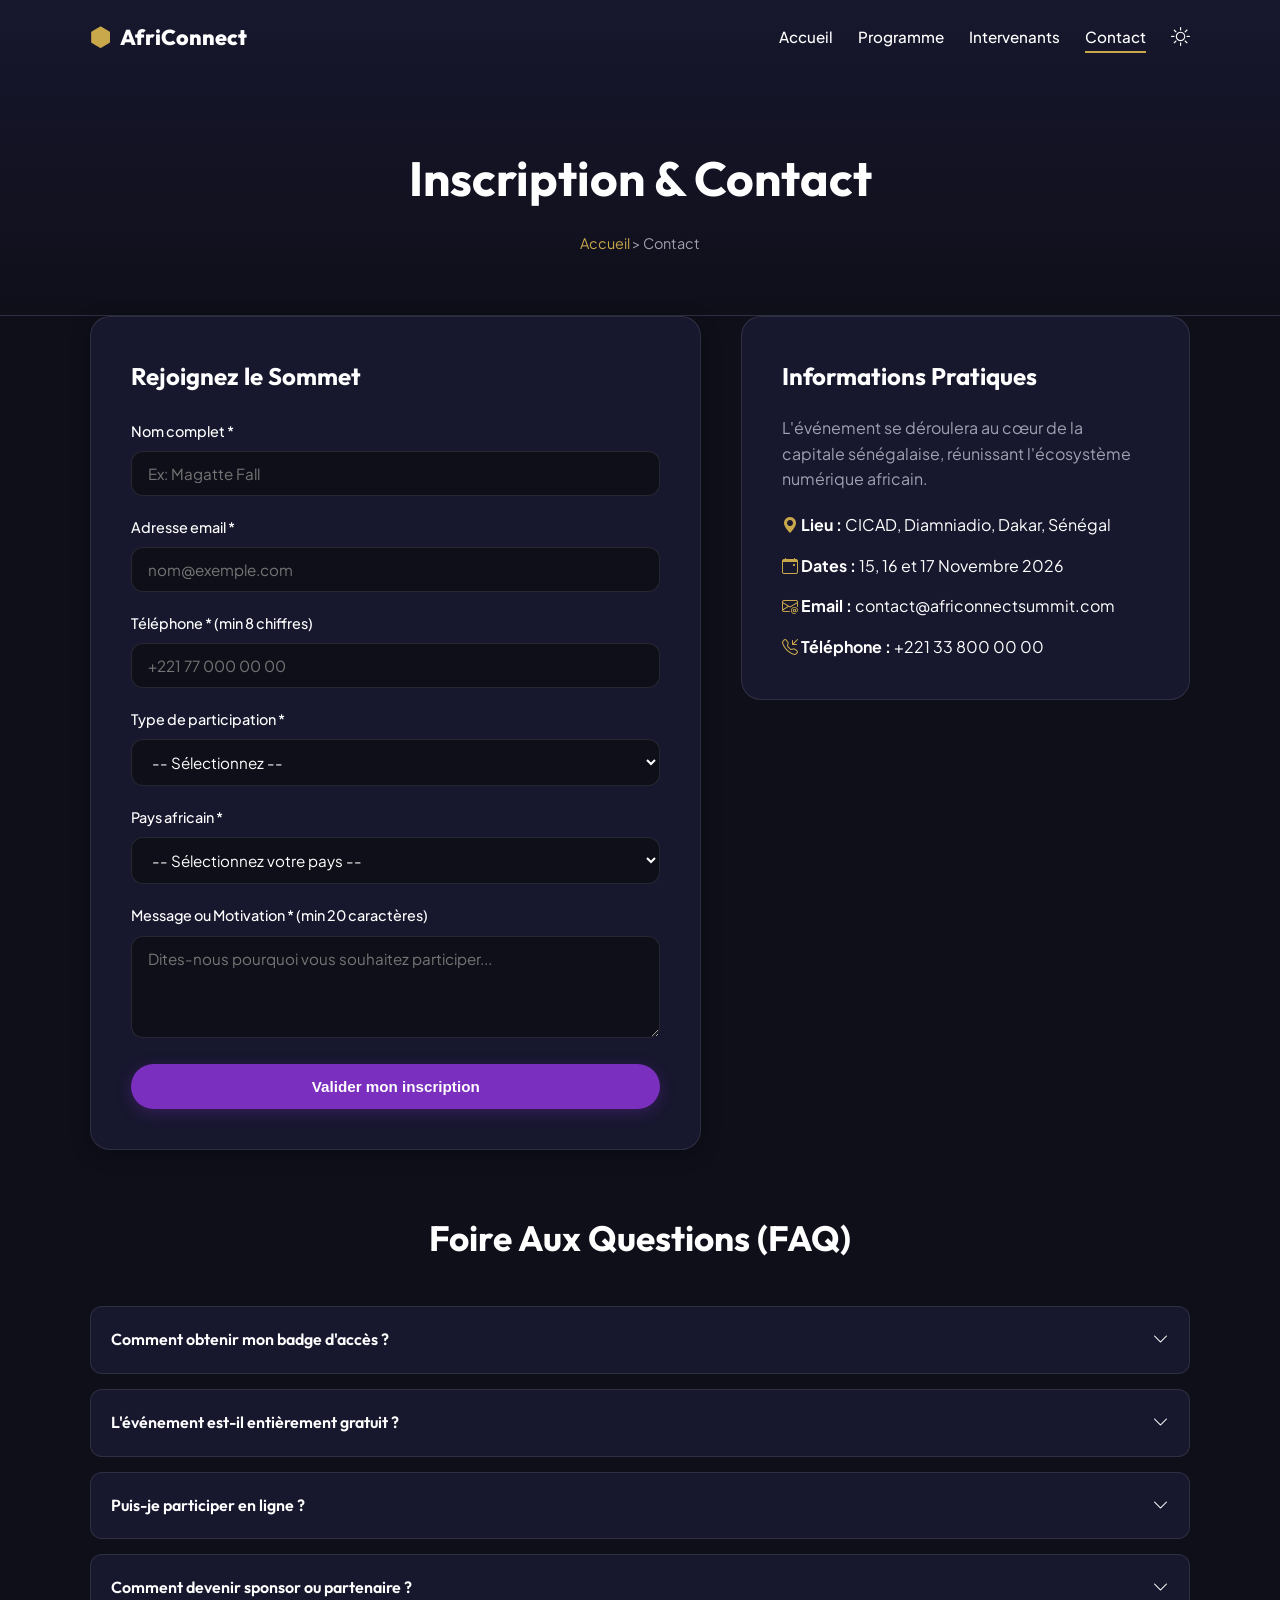
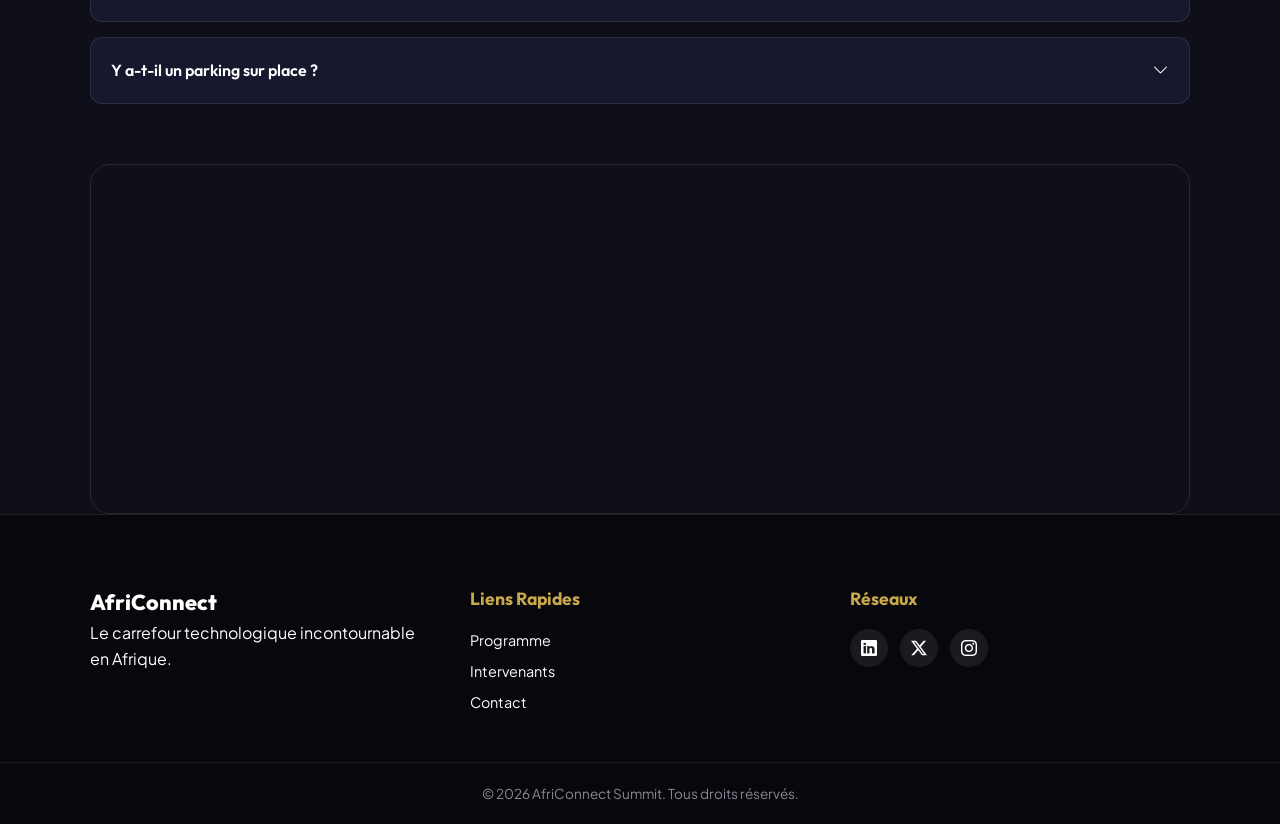
<file: contact.html>
<!DOCTYPE html>
<html lang="fr" data-theme="dark">
<head>
    <meta charset="UTF-8">
    <meta name="viewport" content="width=device-width, initial-scale=1.0">
    <title>AfriConnect Summit 2026 | Inscription & Contact</title>
    <link href="https://fonts.googleapis.com/css2?family=Outfit:wght@500;700;800&family=Plus+Jakarta+Sans:wght@400;500;600&display=swap" rel="stylesheet">
    <link rel="stylesheet" href="https://cdn.jsdelivr.net/npm/bootstrap-icons@1.11.1/font/bootstrap-icons.css">
    <link rel="stylesheet" href="css/style.css">
</head>
<body>

    <header class="header-main" id="main-header">
        <div class="nav-inner">
            <a href="index.html" class="brand-logo"><span class="brand-icon"><i class="bi bi-hexagon-fill"></i></span> AfriConnect</a>
            <button class="btn-burger" aria-label="Menu" id="burger-toggle"><i class="bi bi-list"></i></button>
            <nav class="menu-liens" id="nav-menu">
                <a href="index.html">Accueil</a>
                <a href="programme.html">Programme</a>
                <a href="intervenants.html">Intervenants</a>
                <a href="contact.html" class="active-link">Contact</a>
                <button id="theme-toggler" class="btn-theme" aria-label="Thème"><i class="bi bi-brightness-high"></i></button>
            </nav>
        </div>
    </header>

    <main>
        <div class="banniere-page">
            <div class="wrapper-site">
                <h1>Inscription & Contact</h1>
                <p class="fil-ariane"><a href="index.html">Accueil</a> > Contact</p>
            </div>
        </div>

        <section class="wrapper-site">
            <div class="layout-contact">
                <div class="boite-formulaire">
                    <h2 style="margin-bottom: 25px;">Rejoignez le Sommet</h2>
                    <div id="banner-feedback" class="alerte-succes">Inscription validée avec succès ! Merci pour votre participation.</div>
                    
                    <form id="user-form-sub" novalidate>
                        <div class="champ-groupe">
                            <label for="input-nom">Nom complet *</label>
                            <input type="text" id="input-nom" class="input-saisi" placeholder="Ex: Magatte Fall" required>
                            <div class="msg-erreur" id="err-nom">Veuillez entrer votre nom complet.</div>
                        </div>

                        <div class="champ-groupe">
                            <label for="input-email">Adresse email *</label>
                            <input type="email" id="input-email" class="input-saisi" placeholder="nom@exemple.com" required>
                            <div class="msg-erreur" id="err-email">Veuillez entrer une adresse email valide.</div>
                        </div>

                        <div class="champ-groupe">
                            <label for="input-tel">Téléphone * (min 8 chiffres)</label>
                            <input type="tel" id="input-tel" class="input-saisi" placeholder="+221 77 000 00 00" required>
                            <div class="msg-erreur" id="err-tel">Le numéro de téléphone doit contenir au moins 8 chiffres.</div>
                        </div>

                        <div class="champ-groupe">
                            <label for="input-type">Type de participation *</label>
                            <select id="input-type" class="input-saisi" required>
                                <option value="">-- Sélectionnez --</option>
                                <option value="developpeur">Développeur / Ingénieur</option>
                                <option value="entrepreneur">Entrepreneur / Fondateur</option>
                                <option value="investisseur">Investisseur</option>
                                <option value="etudiant">Étudiant / Chercheur</option>
                                <option value="media">Média / Presse</option>
                            </select>
                            <div class="msg-erreur" id="err-type">Veuillez sélectionner un type de participation.</div>
                        </div>

                        <div class="champ-groupe">
                            <label for="input-pays">Pays africain *</label>
                            <select id="input-pays" class="input-saisi" required>
                                <option value="">-- Sélectionnez votre pays --</option>
                                <option value="senegal">Sénégal</option>
                                <option value="cote-ivoire">Côte d'Ivoire</option>
                                <option value="cameroun">Cameroun</option>
                                <option value="ghana">Ghana</option>
                                <option value="nigeria">Nigéria</option>
                                <option value="mali">Mali</option>
                                <option value="maroc">Maroc</option>
                                <option value="kenya">Kenya</option>
                                <option value="rwanda">Rwanda</option>
                                <option value="afrique-du-sud">Afrique du Sud</option>
                            </select>
                            <div class="msg-erreur" id="err-pays">Veuillez sélectionner un pays.</div>
                        </div>

                        <div class="champ-groupe">
                            <label for="input-msg">Message ou Motivation * (min 20 caractères)</label>
                            <textarea id="input-msg" class="input-saisi" rows="4" placeholder="Dites-nous pourquoi vous souhaitez participer..." required></textarea>
                            <div class="msg-erreur" id="err-msg">Le message doit contenir au moins 20 caractères.</div>
                        </div>

                        <button type="submit" class="btn-custom btn-purple" style="width: 100%;">Valider mon inscription</button>
                    </form>
                </div>

                <div class="boite-infos-contact">
                    <h2 style="margin-bottom: 20px;">Informations Pratiques</h2>
                    <p style="color: var(--texte-grise); margin-bottom: 20px;">L'événement se déroulera au cœur de la capitale sénégalaise, réunissant l'écosystème numérique africain.</p>
                    <ul style="list-style: none; display: flex; flex-direction: column; gap: 15px;">
                        <li><i class="bi bi-geo-alt-fill" style="color: var(--second-color);"></i> <strong>Lieu :</strong> CICAD, Diamniadio, Dakar, Sénégal</li>
                        <li><i class="bi bi-calendar-event" style="color: var(--second-color);"></i> <strong>Dates :</strong> 15, 16 et 17 Novembre 2026</li>
                        <li><i class="bi bi-envelope-at" style="color: var(--second-color);"></i> <strong>Email :</strong> contact@africonnectsummit.com</li>
                        <li><i class="bi bi-telephone-inbound" style="color: var(--second-color);"></i> <strong>Téléphone :</strong> +221 33 800 00 00</li>
                    </ul>
                </div>
            </div>

            <div class="section-faq">
                <h2 class="titre-section">Foire Aux Questions (FAQ)</h2>
                <div class="conteneur-accordeon">
                    <div class="item-accordeon">
                        <input type="checkbox" id="faq-un" class="input-cache-accordeon">
                        <label for="faq-un" class="entete-accordeon">Comment obtenir mon badge d'accès ? <i class="bi bi-chevron-down"></i></label>
                        <div class="corps-accordeon">Votre badge numérique vous sera envoyé par email dès validation de votre formulaire d'inscription. Il suffira de le présenter à l'entrée sur smartphone.</div>
                    </div>
                    <div class="item-accordeon">
                        <input type="checkbox" id="faq-deux" class="input-cache-accordeon">
                        <label for="faq-deux" class="entete-accordeon">L'événement est-il entièrement gratuit ? <i class="bi bi-chevron-down"></i></label>
                        <div class="corps-accordeon">L'accès aux conférences principales est gratuit sur inscription. Des pass VIP sont proposés pour les ateliers pratiques et les sessions de networking exclusives.</div>
                    </div>
                    <div class="item-accordeon">
                        <input type="checkbox" id="faq-trois" class="input-cache-accordeon">
                        <label for="faq-trois" class="entete-accordeon">Puis-je participer en ligne ? <i class="bi bi-chevron-down"></i></label>
                        <div class="corps-accordeon">Oui, l'intégralité des conférences tenues dans l'amphithéâtre principal sera diffusée en live streaming pour les participants inscrits à distance.</div>
                    </div>
                    <div class="item-accordeon">
                        <input type="checkbox" id="faq-quatre" class="input-cache-accordeon">
                        <label for="faq-quatre" class="entete-accordeon">Comment devenir sponsor ou partenaire ? <i class="bi bi-chevron-down"></i></label>
                        <div class="corps-accordeon">Vous pouvez nous contacter directement par email à partenaires@africonnectsummit.com pour recevoir notre dossier de sponsoring détaillé.</div>
                    </div>
                    <div class="item-accordeon">
                        <input type="checkbox" id="faq-cinq" class="input-cache-accordeon">
                        <label for="faq-cinq" class="entete-accordeon">Y a-t-il un parking sur place ? <i class="bi bi-chevron-down"></i></label>
                        <div class="corps-accordeon">Un vaste parking sécurisé est disponible gratuitement pour l'ensemble des participants munis de leur badge d'accès au sommet.</div>
                    </div>
                </div>
            </div>

            <div class="bloc-carte-map">
                <iframe src="https://www.google.com/maps/embed?pb=!1m18!1m12!1m3!1d3859.0333246734117!2d-17.1833!3d14.7167!2m3!1f0!2f0!3f0!3m2!1i1024!2i768!4f13.1!3m3!1m2!1s0x0%3A0x0!2zMTTCsDQzJzAwLjAiTiAxN8KwMTEnMDAuMCJX!5e0!3m2!1sfr!2ssn!4v1620000000000!5m2!1sfr!2ssn" allowfullscreen="" loading="lazy"></iframe>
            </div>
        </section>
    </main>

    <footer class="footer-global">
        <div class="wrapper-site footer-flex">
            <div class="colonne-footer"><a href="index.html" class="brand-logo">AfriConnect</a><p>Le carrefour technologique incontournable en Afrique.</p></div>
            <div class="colonne-footer"><h4>Liens Rapides</h4><ul><li><a href="programme.html">Programme</a></li><li><a href="intervenants.html">Intervenants</a></li><li><a href="contact.html">Contact</a></li></ul></div>
            <div class="colonne-footer"><h4>Réseaux</h4><div class="reseaux-sociaux"><a href="#" aria-label="LinkedIn"><i class="bi bi-linkedin"></i></a><a href="#" aria-label="Twitter"><i class="bi bi-twitter-x"></i></a><a href="#" aria-label="Instagram"><i class="bi bi-instagram"></i></a></div></div>
        </div>
        <div class="footer-bas"><p>&copy; <span id="annee-en-cours"></span> AfriConnect Summit. Tous droits réservés.</p></div>
    </footer>

    <button id="scroll-top-btn" class="btn-retour-haut" aria-label="Haut"><i class="bi bi-arrow-up"></i></button>
    <script src="js/main.js"></script>
</body>
</html>
</file>
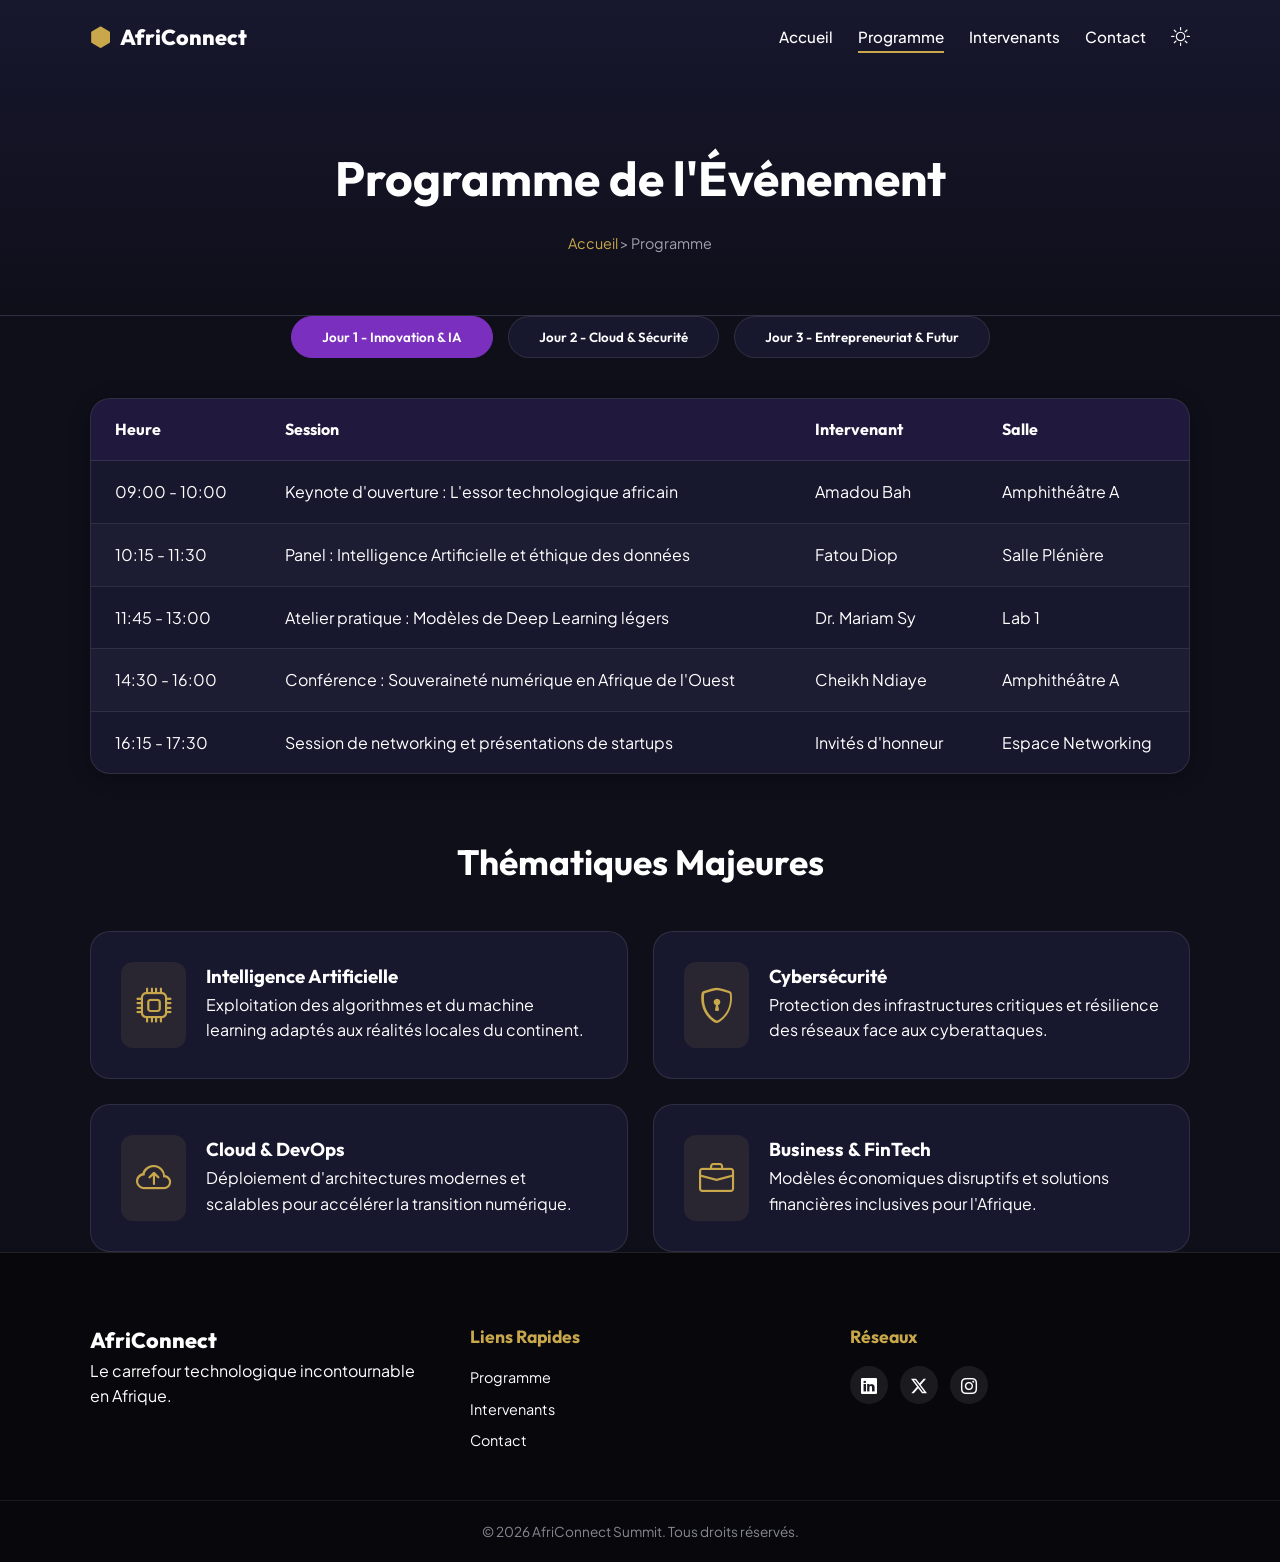
<file: programme.html>
<!DOCTYPE html>
<html lang="fr" data-theme="dark">
<head>
    <meta charset="UTF-8">
    <meta name="viewport" content="width=device-width, initial-scale=1.0">
    <title>AfriConnect Summit 2026 | Programme</title>
    <link href="https://fonts.googleapis.com/css2?family=Outfit:wght@500;700;800&family=Plus+Jakarta+Sans:wght@400;500;600&display=swap" rel="stylesheet">
    <link rel="stylesheet" href="https://cdn.jsdelivr.net/npm/bootstrap-icons@1.11.1/font/bootstrap-icons.css">
    <link rel="stylesheet" href="css/style.css">
</head>
<body>

    <header class="header-main" id="main-header">
        <div class="nav-inner">
            <a href="index.html" class="brand-logo"><span class="brand-icon"><i class="bi bi-hexagon-fill"></i></span> AfriConnect</a>
            <button class="btn-burger" aria-label="Menu" id="burger-toggle"><i class="bi bi-list"></i></button>
            <nav class="menu-liens" id="nav-menu">
                <a href="index.html">Accueil</a>
                <a href="programme.html" class="active-link">Programme</a>
                <a href="intervenants.html">Intervenants</a>
                <a href="contact.html">Contact</a>
                <button id="theme-toggler" class="btn-theme" aria-label="Thème"><i class="bi bi-brightness-high"></i></button>
            </nav>
        </div>
    </header>

    <main>
        <div class="banniere-page">
            <div class="wrapper-site">
                <h1>Programme de l'Événement</h1>
                <p class="fil-ariane"><a href="index.html">Accueil</a> > Programme</p>
            </div>
        </div>

        <section class="wrapper-site">
            <div class="navigation-onglets">
                <button class="btn-onglet active-tab" data-target-tab="jour1">Jour 1 - Innovation & IA</button>
                <button class="btn-onglet" data-target-tab="jour2">Jour 2 - Cloud & Sécurité</button>
                <button class="btn-onglet" data-target-tab="jour3">Jour 3 - Entrepreneuriat & Futur</button>
            </div>

            <div class="contenu-onglet active-tab" id="jour1">
                <div class="wrapper-tableau">
                    <table class="tableau-planning">
                        <thead>
                            <tr><th>Heure</th><th>Session</th><th>Intervenant</th><th>Salle</th></tr>
                        </thead>
                        <tbody>
                            <tr><td>09:00 - 10:00</td><td>Keynote d'ouverture : L'essor technologique africain</td><td>Amadou Bah</td><td>Amphithéâtre A</td></tr>
                            <tr><td>10:15 - 11:30</td><td>Panel : Intelligence Artificielle et éthique des données</td><td>Fatou Diop</td><td>Salle Plénière</td></tr>
                            <tr><td>11:45 - 13:00</td><td>Atelier pratique : Modèles de Deep Learning légers</td><td>Dr. Mariam Sy</td><td>Lab 1</td></tr>
                            <tr><td>14:30 - 16:00</td><td>Conférence : Souveraineté numérique en Afrique de l'Ouest</td><td>Cheikh Ndiaye</td><td>Amphithéâtre A</td></tr>
                            <tr><td>16:15 - 17:30</td><td>Session de networking et présentations de startups</td><td>Invités d'honneur</td><td>Espace Networking</td></tr>
                        </tbody>
                    </table>
                </div>
            </div>

            <div class="contenu-onglet" id="jour2">
                <div class="wrapper-tableau">
                    <table class="tableau-planning">
                        <thead>
                            <tr><th>Heure</th><th>Session</th><th>Intervenant</th><th>Salle</th></tr>
                        </thead>
                        <tbody>
                            <tr><td>09:00 - 10:15</td><td>Migration Cloud : Stratégies pour les entreprises</td><td>Kwame Osei</td><td>Amphithéâtre A</td></tr>
                            <tr><td>10:30 - 12:00</td><td>Cybersécurité : Défis et ripostes face aux menaces actuelles</td><td>Aisha Mensah</td><td>Salle Plénière</td></tr>
                            <tr><td>13:30 - 15:00</td><td>Masterclass Kubernetes et architectures conteneurisées</td><td>Jean-Luc Kouassi</td><td>Lab 2</td></tr>
                            <tr><td>15:15 - 16:30</td><td>Débat : Blockchain et traçabilité des transactions</td><td>Kofi Annan Jr.</td><td>Amphithéâtre B</td></tr>
                            <tr><td>16:45 - 18:00</td><td>Hackathon Flash : Résolution de failles critiques</td><td>Équipes sélectionnées</td><td>Arena Tech</td></tr>
                        </tbody>
                    </table>
                </div>
            </div>

            <div class="contenu-onglet" id="jour3">
                <div class="wrapper-tableau">
                    <table class="tableau-planning">
                        <thead>
                            <tr><th>Heure</th><th>Session</th><th>Intervenant</th><th>Salle</th></tr>
                        </thead>
                        <tbody>
                            <tr><td>09:00 - 10:30</td><td>Financement et levées de fonds pour la tech africaine</td><td>Binta Touré</td><td>Amphithéâtre A</td></tr>
                            <tr><td>10:45 - 12:00</td><td>Le futur du travail et du freelancing numérique</td><td>Mamadou Diallo</td><td>Salle Plénière</td></tr>
                            <tr><td>13:30 - 15:00</td><td>Pitch final des 10 meilleures innovations du sommet</td><td>Jury international</td><td>Grand Scénique</td></tr>
                            <tr><td>15:15 - 16:30</td><td>Table ronde de clôture : Vision 2030 de la tech africaine</td><td>Dirigeants & Partenaires</td><td>Amphithéâtre A</td></tr>
                            <tr><td>17:00 - 19:00</td><td>Cérémonie de clôture et remise des prix AfriConnect</td><td>Comité d'organisation</td><td>Grand Scénique</td></tr>
                        </tbody>
                    </table>
                </div>
            </div>

            <h2 class="titre-section" style="margin-top: 60px;">Thématiques Majeures</h2>
            <div class="grille-themes">
                <div class="carte-theme"><i class="bi bi-cpu icone-theme"></i><div><h3>Intelligence Artificielle</h3><p>Exploitation des algorithmes et du machine learning adaptés aux réalités locales du continent.</p></div></div>
                <div class="carte-theme"><i class="bi bi-shield-lock icone-theme"></i><div><h3>Cybersécurité</h3><p>Protection des infrastructures critiques et résilience des réseaux face aux cyberattaques.</p></div></div>
                <div class="carte-theme"><i class="bi bi-cloud-arrow-up icone-theme"></i><div><h3>Cloud & DevOps</h3><p>Déploiement d'architectures modernes et scalables pour accélérer la transition numérique.</p></div></div>
                <div class="carte-theme"><i class="bi bi-briefcase icone-theme"></i><div><h3>Business & FinTech</h3><p>Modèles économiques disruptifs et solutions financières inclusives pour l'Afrique.</p></div></div>
            </div>
        </section>
    </main>

    <footer class="footer-global">
        <div class="wrapper-site footer-flex">
            <div class="colonne-footer"><a href="index.html" class="brand-logo">AfriConnect</a><p>Le carrefour technologique incontournable en Afrique.</p></div>
            <div class="colonne-footer"><h4>Liens Rapides</h4><ul><li><a href="programme.html">Programme</a></li><li><a href="intervenants.html">Intervenants</a></li><li><a href="contact.html">Contact</a></li></ul></div>
            <div class="colonne-footer"><h4>Réseaux</h4><div class="reseaux-sociaux"><a href="#" aria-label="LinkedIn"><i class="bi bi-linkedin"></i></a><a href="#" aria-label="Twitter"><i class="bi bi-twitter-x"></i></a><a href="#" aria-label="Instagram"><i class="bi bi-instagram"></i></a></div></div>
        </div>
        <div class="footer-bas"><p>&copy; <span id="annee-en-cours"></span> AfriConnect Summit. Tous droits réservés.</p></div>
    </footer>

    <button id="scroll-top-btn" class="btn-retour-haut" aria-label="Haut"><i class="bi bi-arrow-up"></i></button>
    <script src="js/main.js"></script>
</body>
</html>
</file>
<file: css/style.css>
:root {
    --fond-principal: #0F0F1A;
    --fond-surface: #17172E;
    --texte-clair: #FFFFFF;
    --texte-grise: #A0A0B0;
    --principal-color: #7B2FBE;
    --second-color: #C9A84C;
    --bordure-fin: rgba(255, 255, 255, 0.1);
    --ombre-douce: 0 4px 20px rgba(0, 0, 0, 0.3);
    --police-titre: 'Outfit', sans-serif;
    --police-texte: 'Plus Jakarta Sans', sans-serif;
    --arrondi-md: 12px;
    --arrondi-lg: 20px;
}

[data-theme="light"] {
    --fond-principal: #F4F5F7;
    --fond-surface: #FFFFFF;
    --texte-clair: #121212;
    --texte-grise: #555555;
    --principal-color: #591C8F;
    --second-color: #A68026;
    --bordure-fin: rgba(0, 0, 0, 0.1);
    --ombre-douce: 0 4px 20px rgba(0, 0, 0, 0.05);
}

* {
    margin: 0;
    padding: 0;
    box-sizing: border-box;
}

body {
    font-family: var(--police-texte);
    background-color: var(--fond-principal);
    color: var(--texte-clair);
    line-height: 1.6;
    overflow-x: hidden;
    transition: background-color 0.3s ease, color 0.3s ease;
}

h1, h2, h3, h4 {
    font-family: var(--police-titre);
    font-weight: 700;
}

a {
    text-decoration: none;
    color: inherit;
    transition: color 0.3s ease;
}

.wrapper-site {
    width: 100%;
    max-width: 1140px;
    margin: 0 auto;
    padding: 0 20px;
}

img {
    max-width: 100%;
    height: auto;
    display: block;
}

.header-main {
    position: fixed;
    top: 0;
    width: 100%;
    z-index: 1000;
    padding: 20px 0;
    transition: all 0.3s ease;
}

.header-main.fixed-scrolled {
    background-color: var(--fond-surface);
    padding: 12px 0;
    box-shadow: var(--ombre-douce);
    border-bottom: 1px solid var(--bordure-fin);
}

.nav-inner {
    max-width: 1140px;
    margin: 0 auto;
    padding: 0 20px;
    display: flex;
    justify-content: space-between;
    align-items: center;
}

.brand-logo {
    font-family: var(--police-titre);
    font-size: 1.35rem;
    font-weight: 800;
    display: flex;
    align-items: center;
    gap: 8px;
}

.brand-icon {
    color: var(--second-color);
}

.menu-liens {
    display: flex;
    align-items: center;
    gap: 25px;
}

.menu-liens a {
    font-weight: 500;
    font-size: 0.95rem;
    position: relative;
}

.menu-liens a::after {
    content: '';
    position: absolute;
    bottom: -4px;
    left: 0;
    width: 0;
    height: 2px;
    background-color: var(--second-color);
    transition: width 0.3s ease;
}

.menu-liens a:hover::after, .menu-liens a.active-link::after {
    width: 100%;
}

.btn-theme, .btn-burger {
    background: none;
    border: none;
    color: var(--texte-clair);
    font-size: 1.2rem;
    cursor: pointer;
}

.btn-burger { display: none; }

.banniere-accueil {
    position: relative;
    height: 100vh;
    min-height: 650px;
    display: flex;
    align-items: center;
    justify-content: center;
    text-align: center;
    overflow: hidden;
}

.video-fond {
    position: absolute;
    top: 50%;
    left: 50%;
    min-width: 100%;
    min-height: 100%;
    transform: translate(-50%, -50%);
    z-index: 1;
    object-fit: cover;
}

.filtre-video {
    position: absolute;
    inset: 0;
    background: linear-gradient(135deg, rgba(15, 15, 26, 0.92) 0%, rgba(123, 47, 190, 0.45) 100%);
    z-index: 2;
}

.contenu-banniere {
    position: relative;
    z-index: 3;
    max-width: 800px;
    padding: 0 20px;
}

.titre-principal {
    font-size: clamp(2.5rem, 5vw, 4.5rem);
    line-height: 1.15;
    margin-bottom: 15px;
    color: #FFFFFF;
    letter-spacing: -0.5px;
}

.sous-titre {
    font-size: 1.1rem;
    margin-bottom: 30px;
    color: #D0D0D5;
}

.compte-rebours {
    display: flex;
    justify-content: center;
    gap: 15px;
    margin-bottom: 35px;
}

.bloc-temps {
    background: rgba(255, 255, 255, 0.08);
    backdrop-filter: blur(12px);
    border: 1px solid rgba(255, 255, 255, 0.15);
    padding: 12px 20px;
    border-radius: var(--arrondi-md);
    color: #FFFFFF;
    min-width: 80px;
}

.bloc-temps span {
    display: block;
    font-size: 2rem;
    font-weight: 700;
    font-family: var(--police-titre);
    color: var(--second-color);
}

.bloc-temps p {
    font-size: 0.75rem;
    text-transform: uppercase;
    letter-spacing: 1px;
}

.actions-banniere {
    display: flex;
    gap: 15px;
    justify-content: center;
}

.btn-custom {
    display: inline-flex;
    align-items: center;
    justify-content: center;
    gap: 10px;
    padding: 12px 26px;
    border-radius: 50px;
    font-weight: 600;
    font-size: 0.95rem;
    cursor: pointer;
    transition: all 0.3s ease;
    border: 2px solid transparent;
}

.btn-purple {
    background-color: var(--principal-color);
    color: #FFFFFF;
    box-shadow: 0 4px 15px rgba(123, 47, 190, 0.3);
}

.btn-purple:hover {
    transform: translateY(-2px);
    box-shadow: 0 6px 20px rgba(123, 47, 190, 0.5);
}

.btn-gold {
    background-color: transparent;
    color: var(--second-color);
    border-color: var(--second-color);
}

.btn-gold:hover {
    background-color: var(--second-color);
    color: #0F0F1A;
    transform: translateY(-2px);
}

.btn-simple-line {
    background-color: transparent;
    border-color: var(--bordure-fin);
    color: var(--texte-clair);
}

.btn-simple-line:hover {
    border-color: var(--principal-color);
    color: var(--principal-color);
}

.banniere-page {
    padding: 140px 0 60px;
    background: linear-gradient(180deg, var(--fond-surface) 0%, var(--fond-principal) 100%);
    text-align: center;
    border-bottom: 1px solid var(--bordure-fin);
}

.banniere-page h1 {
    font-size: 3rem;
    margin-bottom: 15px;
}

.fil-ariane {
    color: var(--texte-grise);
    font-size: 0.9rem;
}

.fil-ariane a {
    color: var(--second-color);
}

section {
    padding: 80px 0;
}

.titre-section {
    font-size: 2.2rem;
    margin-bottom: 40px;
    text-align: center;
}

.anim-scroll {
    opacity: 0;
    transform: translateY(25px);
    transition: all 0.7s ease-out;
}

.anim-scroll.visible {
    opacity: 1;
    transform: translateY(0);
}

.grille-statistiques {
    display: grid;
    grid-template-columns: repeat(4, 1fr);
    gap: 25px;
}

.carte-stat {
    background-color: var(--fond-surface);
    padding: 35px 20px;
    border-radius: var(--arrondi-lg);
    text-align: center;
    border: 1px solid var(--bordure-fin);
    box-shadow: var(--ombre-douce);
}

.icone-stat {
    font-size: 2.2rem;
    color: var(--principal-color);
    margin-bottom: 12px;
    display: inline-block;
}

.chiffre-stat {
    font-size: 2.6rem;
    color: var(--second-color);
    margin-bottom: 8px;
    font-family: var(--police-titre);
}

.flex-raisons {
    display: flex;
    gap: 25px;
}

.carte-raison {
    flex: 1;
    background-color: var(--fond-surface);
    padding: 35px 25px;
    border-radius: var(--arrondi-lg);
    border: 1px solid var(--bordure-fin);
}

.icone-raison {
    font-size: 1.8rem;
    color: var(--second-color);
    margin-bottom: 15px;
    display: inline-block;
    background: rgba(201, 168, 76, 0.1);
    padding: 12px;
    border-radius: 50%;
}

.carte-raison h3 {
    margin-bottom: 12px;
    font-size: 1.3rem;
}

.carte-raison p {
    color: var(--texte-grise);
    font-size: 0.95rem;
}

.entete-flex {
    display: flex;
    justify-content: space-between;
    align-items: center;
    margin-bottom: 40px;
}

.entete-flex .titre-section { margin-bottom: 0; }

.grille-intervenants {
    display: grid;
    grid-template-columns: repeat(4, 1fr);
    gap: 25px;
}

.carte-intervenant {
    background-color: var(--fond-surface);
    border-radius: var(--arrondi-lg);
    overflow: hidden;
    border: 1px solid var(--bordure-fin);
    transition: all 0.3s ease;
}

.carte-intervenant:hover {
    transform: translateY(-8px);
    box-shadow: var(--ombre-douce);
    border-color: var(--principal-color);
}

.cadre-photo-intervenant {
    width: 100%;
    aspect-ratio: 1 / 1;
    overflow: hidden;
}

.photo-intervenant {
    width: 100%;
    height: 100%;
    object-fit: cover;
    transition: transform 0.5s ease;
}

.carte-intervenant:hover .photo-intervenant {
    transform: scale(1.05);
}

.info-intervenant {
    padding: 20px;
}

.info-intervenant h3 {
    font-size: 1.15rem;
}

.role-intervenant {
    color: var(--principal-color);
    font-weight: 500;
    font-size: 0.9rem;
    margin: 4px 0 10px;
}

.pays-intervenant {
    color: var(--texte-grise);
    font-size: 0.85rem;
}

.section-partenaires { background-color: var(--fond-surface); }

.groupe-sponsors {
    display: flex;
    justify-content: center;
    gap: 25px;
    margin-bottom: 30px;
    flex-wrap: wrap;
}

.boite-sponsor {
    background-color: var(--fond-principal);
    border: 1px solid var(--bordure-fin);
    border-radius: var(--arrondi-md);
    display: flex;
    align-items: center;
    justify-content: center;
    color: var(--texte-grise);
    font-weight: 700;
    font-family: var(--police-titre);
    transition: all 0.3s ease;
}

.or-tier .boite-sponsor { width: 260px; height: 120px; font-size: 1.3rem; }
.argent-tier .boite-sponsor { width: 220px; height: 100px; font-size: 1.1rem; }
.bronze-tier .boite-sponsor { width: 180px; height: 85px; font-size: 0.95rem; }

.navigation-onglets {
    display: flex;
    justify-content: center;
    gap: 15px;
    margin-bottom: 40px;
}

.btn-onglet {
    background-color: var(--fond-surface);
    border: 1px solid var(--bordure-fin);
    color: var(--texte-clair);
    padding: 12px 30px;
    border-radius: 50px;
    font-family: var(--police-titre);
    font-weight: 600;
    cursor: pointer;
    transition: all 0.3s ease;
}

.btn-onglet.active-tab, .btn-onglet:hover {
    background-color: var(--principal-color);
    color: #FFFFFF;
    border-color: var(--principal-color);
}

.contenu-onglet {
    display: none;
}

.contenu-onglet.active-tab {
    display: block;
}

.wrapper-tableau {
    background-color: var(--fond-surface);
    border-radius: var(--arrondi-lg);
    border: 1px solid var(--bordure-fin);
    overflow: hidden;
    margin-bottom: 60px;
    box-shadow: var(--ombre-douce);
}

.tableau-planning {
    width: 100%;
    border-collapse: collapse;
    text-align: left;
}

.tableau-planning th, .tableau-planning td {
    padding: 18px 24px;
    border-bottom: 1px solid var(--bordure-fin);
}

.tableau-planning th {
    background-color: rgba(123, 47, 190, 0.1);
    font-family: var(--police-titre);
    font-size: 1rem;
}

.tableau-planning tr:last-child td {
    border-bottom: none;
}

.tableau-planning tr:nth-child(even) {
    background-color: rgba(255, 255, 255, 0.02);
}

.grille-themes {
    display: grid;
    grid-template-columns: repeat(2, 1fr);
    gap: 25px;
}

.carte-theme {
    background-color: var(--fond-surface);
    padding: 30px;
    border-radius: var(--arrondi-lg);
    border: 1px solid var(--bordure-fin);
    display: flex;
    gap: 20px;
    align-items: flex-start;
}

.icone-theme {
    font-size: 2.2rem;
    color: var(--second-color);
    background: rgba(201, 168, 76, 0.1);
    padding: 15px;
    border-radius: var(--arrondi-md);
}

.groupe-filtres {
    display: flex;
    justify-content: center;
    gap: 12px;
    margin-bottom: 40px;
    flex-wrap: wrap;
}

.btn-filtre {
    background-color: var(--fond-surface);
    border: 1px solid var(--bordure-fin);
    color: var(--texte-clair);
    padding: 10px 20px;
    border-radius: 50px;
    font-size: 0.9rem;
    cursor: pointer;
    transition: all 0.3s ease;
}

.btn-filtre.active-filter, .btn-filtre:hover {
    background-color: var(--second-color);
    color: #0F0F1A;
    border-color: var(--second-color);
    font-weight: 600;
}

.layout-contact {
    display: flex;
    gap: 40px;
    align-items: flex-start;
}

.boite-formulaire {
    flex: 1.3;
    background-color: var(--fond-surface);
    padding: 40px;
    border-radius: var(--arrondi-lg);
    border: 1px solid var(--bordure-fin);
    box-shadow: var(--ombre-douce);
}

.boite-infos-contact {
    flex: 0.9;
    background-color: var(--fond-surface);
    padding: 40px;
    border-radius: var(--arrondi-lg);
    border: 1px solid var(--bordure-fin);
}

.champ-groupe {
    margin-bottom: 20px;
}

.champ-groupe label {
    display: block;
    margin-bottom: 8px;
    font-weight: 500;
    font-size: 0.9rem;
}

.input-saisi {
    width: 100%;
    padding: 12px 16px;
    background-color: var(--fond-principal);
    border: 1px solid var(--bordure-fin);
    border-radius: var(--arrondi-md);
    color: var(--texte-clair);
    font-family: var(--police-texte);
    font-size: 0.95rem;
    outline: none;
    transition: border-color 0.3s ease;
}

.input-saisi:focus {
    border-color: var(--principal-color);
}

.input-saisi.is-err {
    border-color: #E74C3C;
}

.input-saisi.is-ok {
    border-color: #2ECC71;
}

.msg-erreur {
    color: #E74C3C;
    font-size: 0.8rem;
    margin-top: 5px;
    display: none;
}

.alerte-succes {
    background-color: rgba(46, 204, 113, 0.15);
    border: 1px solid #2ECC71;
    color: #2ECC71;
    padding: 15px;
    border-radius: var(--arrondi-md);
    margin-bottom: 20px;
    display: none;
    text-align: center;
    font-weight: 600;
}

.section-faq { margin-top: 60px; }

.conteneur-accordeon {
    display: flex;
    flex-direction: column;
    gap: 15px;
}

.item-accordeon {
    background-color: var(--fond-surface);
    border: 1px solid var(--bordure-fin);
    border-radius: var(--arrondi-md);
    overflow: hidden;
}

.input-cache-accordeon {
    display: none;
}

.entete-accordeon {
    padding: 20px;
    font-family: var(--police-titre);
    font-weight: 600;
    cursor: pointer;
    display: flex;
    justify-content: space-between;
    align-items: center;
}

.corps-accordeon {
    max-height: 0;
    overflow: hidden;
    padding: 0 20px;
    color: var(--texte-grise);
    transition: all 0.3s ease;
    font-size: 0.95rem;
}

.input-cache-accordeon:checked ~ .corps-accordeon {
    max-height: 150px;
    padding: 0 20px 20px 20px;
}

.bloc-carte-map {
    margin-top: 60px;
    border-radius: var(--arrondi-lg);
    overflow: hidden;
    border: 1px solid var(--bordure-fin);
    height: 350px;
}

.bloc-carte-map iframe {
    width: 100%;
    height: 100%;
    border: none;
}

.footer-global {
    background-color: #08080C;
    color: #FFFFFF;
    padding: 70px 0 20px;
    border-top: 1px solid var(--bordure-fin);
}

.footer-flex {
    display: flex;
    justify-content: space-between;
    gap: 40px;
    margin-bottom: 40px;
}

.colonne-footer { flex: 1; }
.colonne-footer h4 { color: var(--second-color); margin-bottom: 15px; font-size: 1.1rem; }
.colonne-footer ul { list-style: none; }
.colonne-footer ul li { margin-bottom: 8px; font-size: 0.9rem; }
.colonne-footer ul a:hover { color: var(--principal-color); }

.reseaux-sociaux { display: flex; gap: 12px; }
.reseaux-sociaux a {
    width: 38px;
    height: 38px;
    background-color: rgba(255, 255, 255, 0.08);
    border-radius: 50%;
    display: flex;
    align-items: center;
    justify-content: center;
    transition: all 0.3s ease;
}
.reseaux-sociaux a:hover { background-color: var(--principal-color); transform: translateY(-2px); }

.footer-bas {
    text-align: center;
    padding-top: 20px;
    border-top: 1px solid rgba(255, 255, 255, 0.08);
    color: #888895;
    font-size: 0.85rem;
}

.btn-retour-haut {
    position: fixed;
    bottom: 25px;
    right: 25px;
    width: 45px;
    height: 45px;
    background-color: var(--principal-color);
    color: white;
    border: none;
    border-radius: 50%;
    font-size: 1.2rem;
    cursor: pointer;
    opacity: 0;
    visibility: hidden;
    transition: all 0.3s ease;
    z-index: 999;
    box-shadow: var(--ombre-douce);
}

.btn-retour-haut.show-top { opacity: 1; visibility: visible; }
.btn-retour-haut:hover { background-color: var(--second-color); transform: translateY(-3px); }

@media (max-width: 1100px) {
    .grille-statistiques, .grille-intervenants { grid-template-columns: repeat(2, 1fr); }
}

@media (max-width: 768px) {
    .btn-burger { display: block; }
    .menu-liens {
        position: fixed;
        top: 65px;
        left: -100%;
        width: 100%;
        height: calc(100vh - 65px);
        background-color: var(--fond-surface);
        flex-direction: column;
        justify-content: center;
        transition: left 0.3s ease;
    }
    .menu-liens.show-menu { left: 0; }
    .grille-statistiques, .grille-intervenants, .flex-raisons, .grille-themes, .layout-contact, .footer-flex {
        grid-template-columns: 1fr;
        flex-direction: column;
    }
    .compte-rebours { flex-wrap: wrap; }
}
</file>
